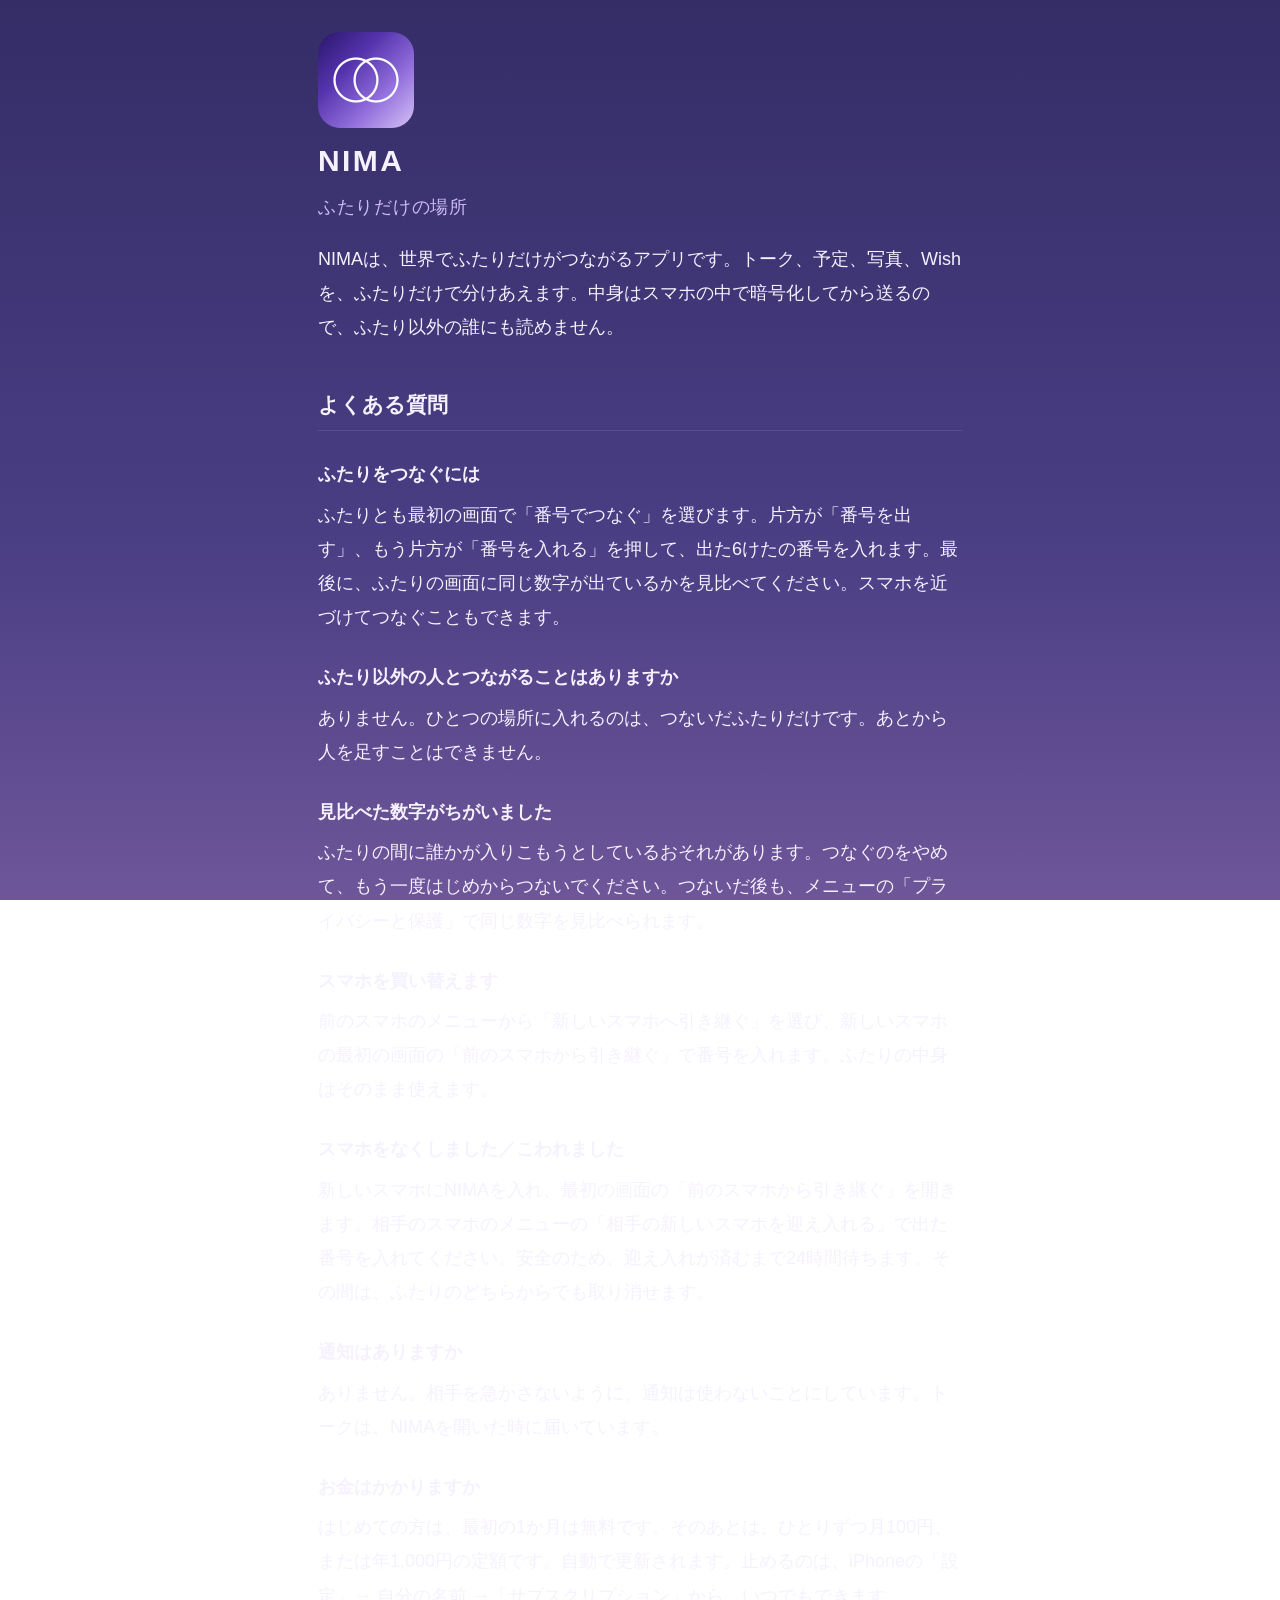
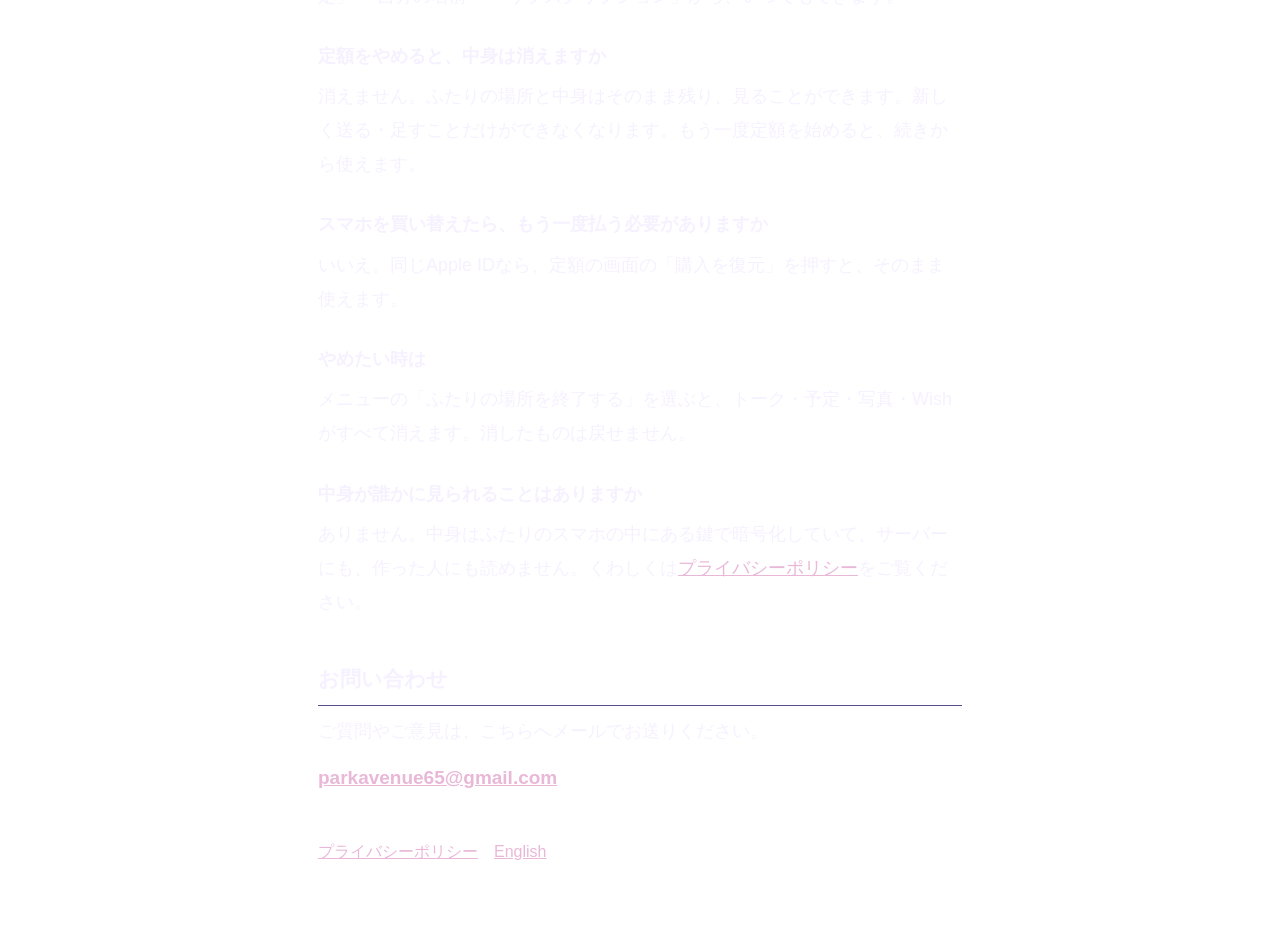
<file: index.html>
<!doctype html>
<html lang="ja">
<head>
<meta charset="utf-8">
<meta name="viewport" content="width=device-width, initial-scale=1">
<title>NIMA｜サポート</title>
<link rel="stylesheet" href="style.css">
</head>
<body>
<main>
<img class="icon" src="icon.png" alt="" width="96" height="96">
<h1>NIMA<br><small>ふたりだけの場所</small></h1>
<p>NIMAは、世界でふたりだけがつながるアプリです。トーク、予定、写真、Wishを、ふたりだけで分けあえます。中身はスマホの中で暗号化してから送るので、ふたり以外の誰にも読めません。</p>

<h2>よくある質問</h2>

<h3>ふたりをつなぐには</h3>
<p>ふたりとも最初の画面で「番号でつなぐ」を選びます。片方が「番号を出す」、もう片方が「番号を入れる」を押して、出た6けたの番号を入れます。最後に、ふたりの画面に同じ数字が出ているかを見比べてください。スマホを近づけてつなぐこともできます。</p>

<h3>ふたり以外の人とつながることはありますか</h3>
<p>ありません。ひとつの場所に入れるのは、つないだふたりだけです。あとから人を足すことはできません。</p>

<h3>見比べた数字がちがいました</h3>
<p>ふたりの間に誰かが入りこもうとしているおそれがあります。つなぐのをやめて、もう一度はじめからつないでください。つないだ後も、メニューの「プライバシーと保護」で同じ数字を見比べられます。</p>

<h3>スマホを買い替えます</h3>
<p>前のスマホのメニューから「新しいスマホへ引き継ぐ」を選び、新しいスマホの最初の画面の「前のスマホから引き継ぐ」で番号を入れます。ふたりの中身はそのまま使えます。</p>

<h3>スマホをなくしました／こわれました</h3>
<p>新しいスマホにNIMAを入れ、最初の画面の「前のスマホから引き継ぐ」を開きます。相手のスマホのメニューの「相手の新しいスマホを迎え入れる」で出た番号を入れてください。安全のため、迎え入れが済むまで24時間待ちます。その間は、ふたりのどちらからでも取り消せます。</p>

<h3>通知はありますか</h3>
<p>ありません。相手を急かさないように、通知は使わないことにしています。トークは、NIMAを開いた時に届いています。</p>

<h3>お金はかかりますか</h3>
<p>はじめての方は、最初の1か月は無料です。そのあとは、ひとりずつ月100円、または年1,000円の定額です。自動で更新されます。止めるのは、iPhoneの「設定」→ 自分の名前 →「サブスクリプション」から、いつでもできます。</p>

<h3>定額をやめると、中身は消えますか</h3>
<p>消えません。ふたりの場所と中身はそのまま残り、見ることができます。新しく送る・足すことだけができなくなります。もう一度定額を始めると、続きから使えます。</p>

<h3>スマホを買い替えたら、もう一度払う必要がありますか</h3>
<p>いいえ。同じApple IDなら、定額の画面の「購入を復元」を押すと、そのまま使えます。</p>

<h3>やめたい時は</h3>
<p>メニューの「ふたりの場所を終了する」を選ぶと、トーク・予定・写真・Wishがすべて消えます。消したものは戻せません。</p>

<h3>中身が誰かに見られることはありますか</h3>
<p>ありません。中身はふたりのスマホの中にある鍵で暗号化していて、サーバーにも、作った人にも読めません。くわしくは<a href="privacy.html">プライバシーポリシー</a>をご覧ください。</p>

<h2 id="contact">お問い合わせ</h2>
<p>ご質問やご意見は、こちらへメールでお送りください。</p>
<p class="mail"><a href="mailto:parkavenue65@gmail.com">parkavenue65@gmail.com</a></p>

<p class="links"><a href="privacy.html">プライバシーポリシー</a>　<a href="en/index.html">English</a></p>
</main>
</body>
</html>
</file>
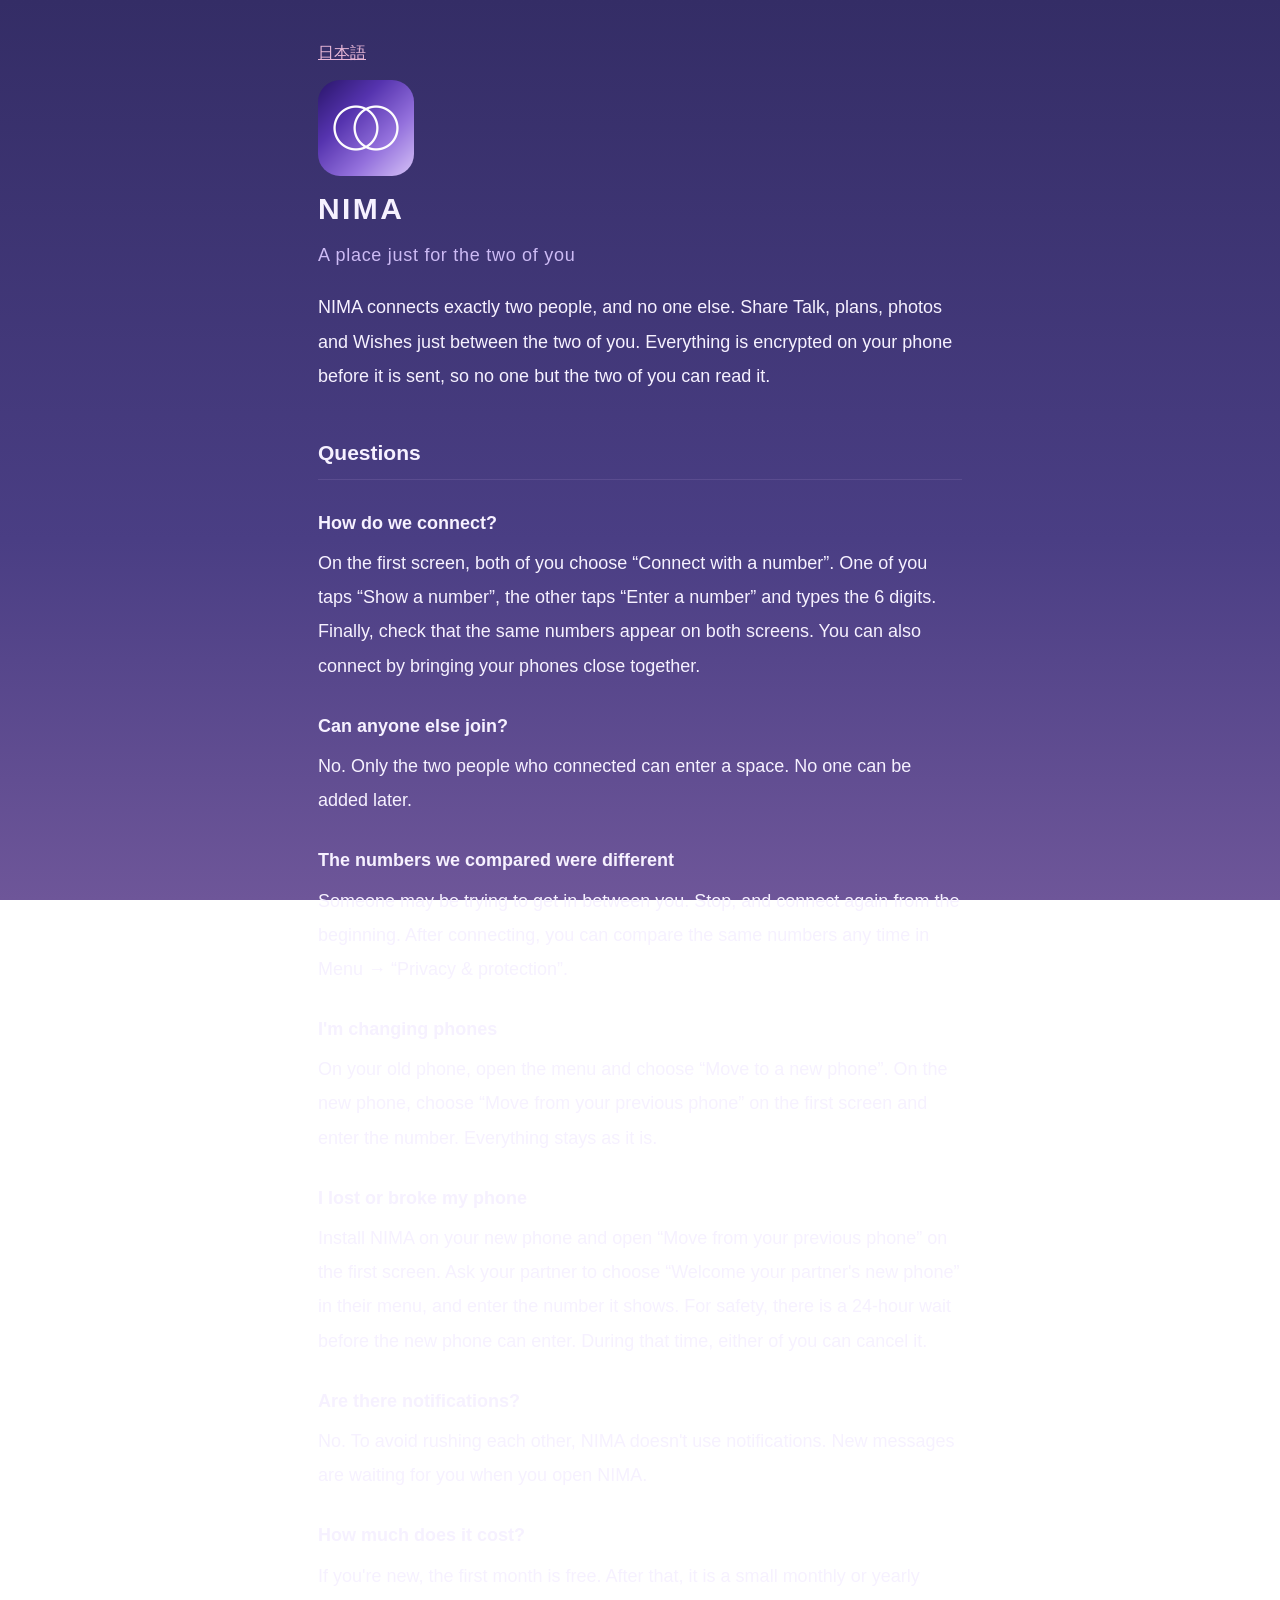
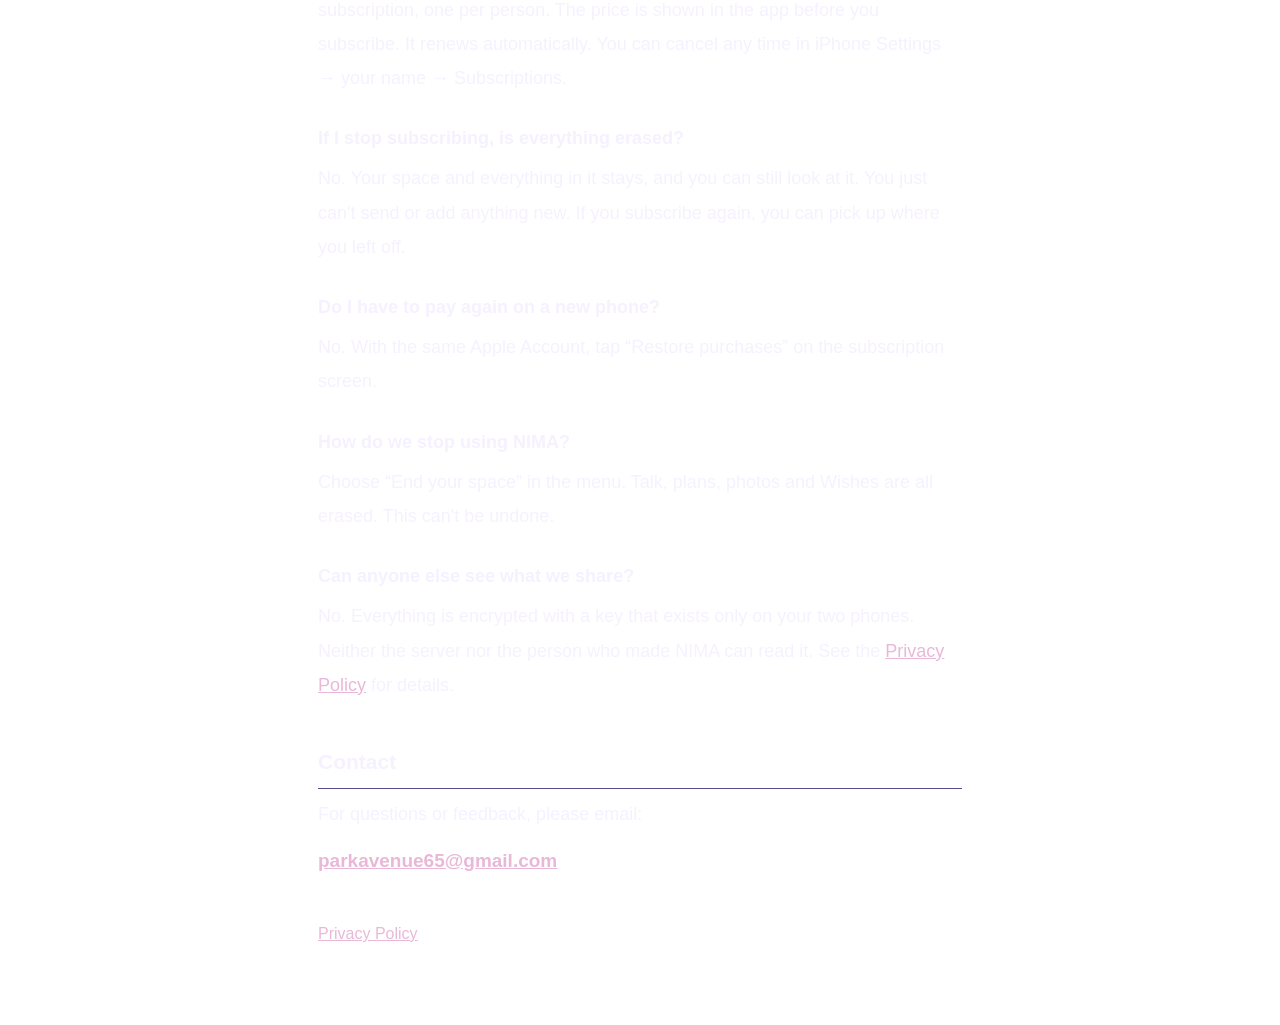
<file: en/index.html>
<!doctype html>
<html lang="en">
<head>
<meta charset="utf-8">
<meta name="viewport" content="width=device-width, initial-scale=1">
<title>NIMA | Support</title>
<link rel="stylesheet" href="../style.css">
</head>
<body>
<main>
<p class="back"><a href="../index.html">日本語</a></p>
<img class="icon" src="../icon.png" alt="" width="96" height="96">
<h1>NIMA<br><small>A place just for the two of you</small></h1>
<p>NIMA connects exactly two people, and no one else. Share Talk, plans, photos and Wishes just between the two of you. Everything is encrypted on your phone before it is sent, so no one but the two of you can read it.</p>

<h2>Questions</h2>

<h3>How do we connect?</h3>
<p>On the first screen, both of you choose “Connect with a number”. One of you taps “Show a number”, the other taps “Enter a number” and types the 6 digits. Finally, check that the same numbers appear on both screens. You can also connect by bringing your phones close together.</p>

<h3>Can anyone else join?</h3>
<p>No. Only the two people who connected can enter a space. No one can be added later.</p>

<h3>The numbers we compared were different</h3>
<p>Someone may be trying to get in between you. Stop, and connect again from the beginning. After connecting, you can compare the same numbers any time in Menu → “Privacy &amp; protection”.</p>

<h3>I'm changing phones</h3>
<p>On your old phone, open the menu and choose “Move to a new phone”. On the new phone, choose “Move from your previous phone” on the first screen and enter the number. Everything stays as it is.</p>

<h3>I lost or broke my phone</h3>
<p>Install NIMA on your new phone and open “Move from your previous phone” on the first screen. Ask your partner to choose “Welcome your partner's new phone” in their menu, and enter the number it shows. For safety, there is a 24-hour wait before the new phone can enter. During that time, either of you can cancel it.</p>

<h3>Are there notifications?</h3>
<p>No. To avoid rushing each other, NIMA doesn't use notifications. New messages are waiting for you when you open NIMA.</p>

<h3>How much does it cost?</h3>
<p>If you're new, the first month is free. After that, it is a small monthly or yearly subscription, one per person. The price is shown in the app before you subscribe. It renews automatically. You can cancel any time in iPhone Settings → your name → Subscriptions.</p>

<h3>If I stop subscribing, is everything erased?</h3>
<p>No. Your space and everything in it stays, and you can still look at it. You just can't send or add anything new. If you subscribe again, you can pick up where you left off.</p>

<h3>Do I have to pay again on a new phone?</h3>
<p>No. With the same Apple Account, tap “Restore purchases” on the subscription screen.</p>

<h3>How do we stop using NIMA?</h3>
<p>Choose “End your space” in the menu. Talk, plans, photos and Wishes are all erased. This can't be undone.</p>

<h3>Can anyone else see what we share?</h3>
<p>No. Everything is encrypted with a key that exists only on your two phones. Neither the server nor the person who made NIMA can read it. See the <a href="privacy.html">Privacy Policy</a> for details.</p>

<h2 id="contact">Contact</h2>
<p>For questions or feedback, please email:</p>
<p class="mail"><a href="mailto:parkavenue65@gmail.com">parkavenue65@gmail.com</a></p>

<p class="links"><a href="privacy.html">Privacy Policy</a></p>
</main>
</body>
</html>
</file>
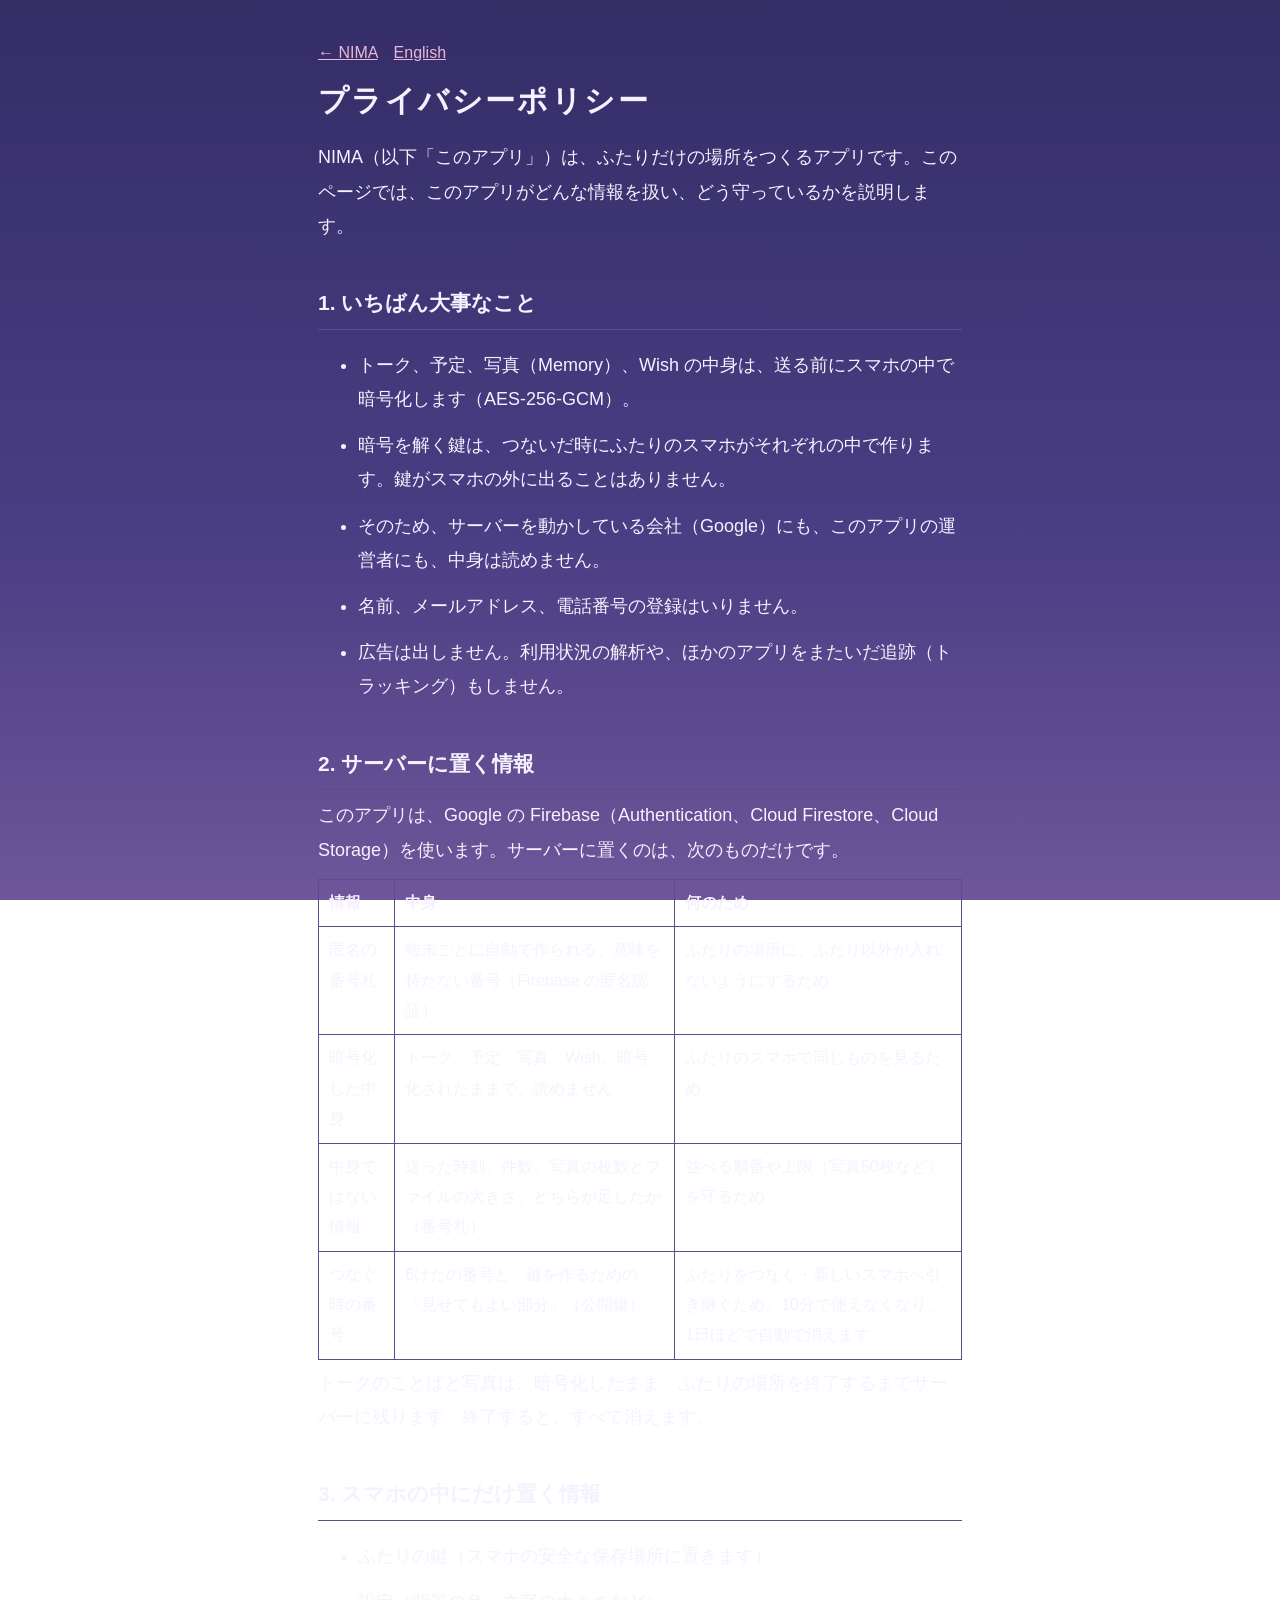
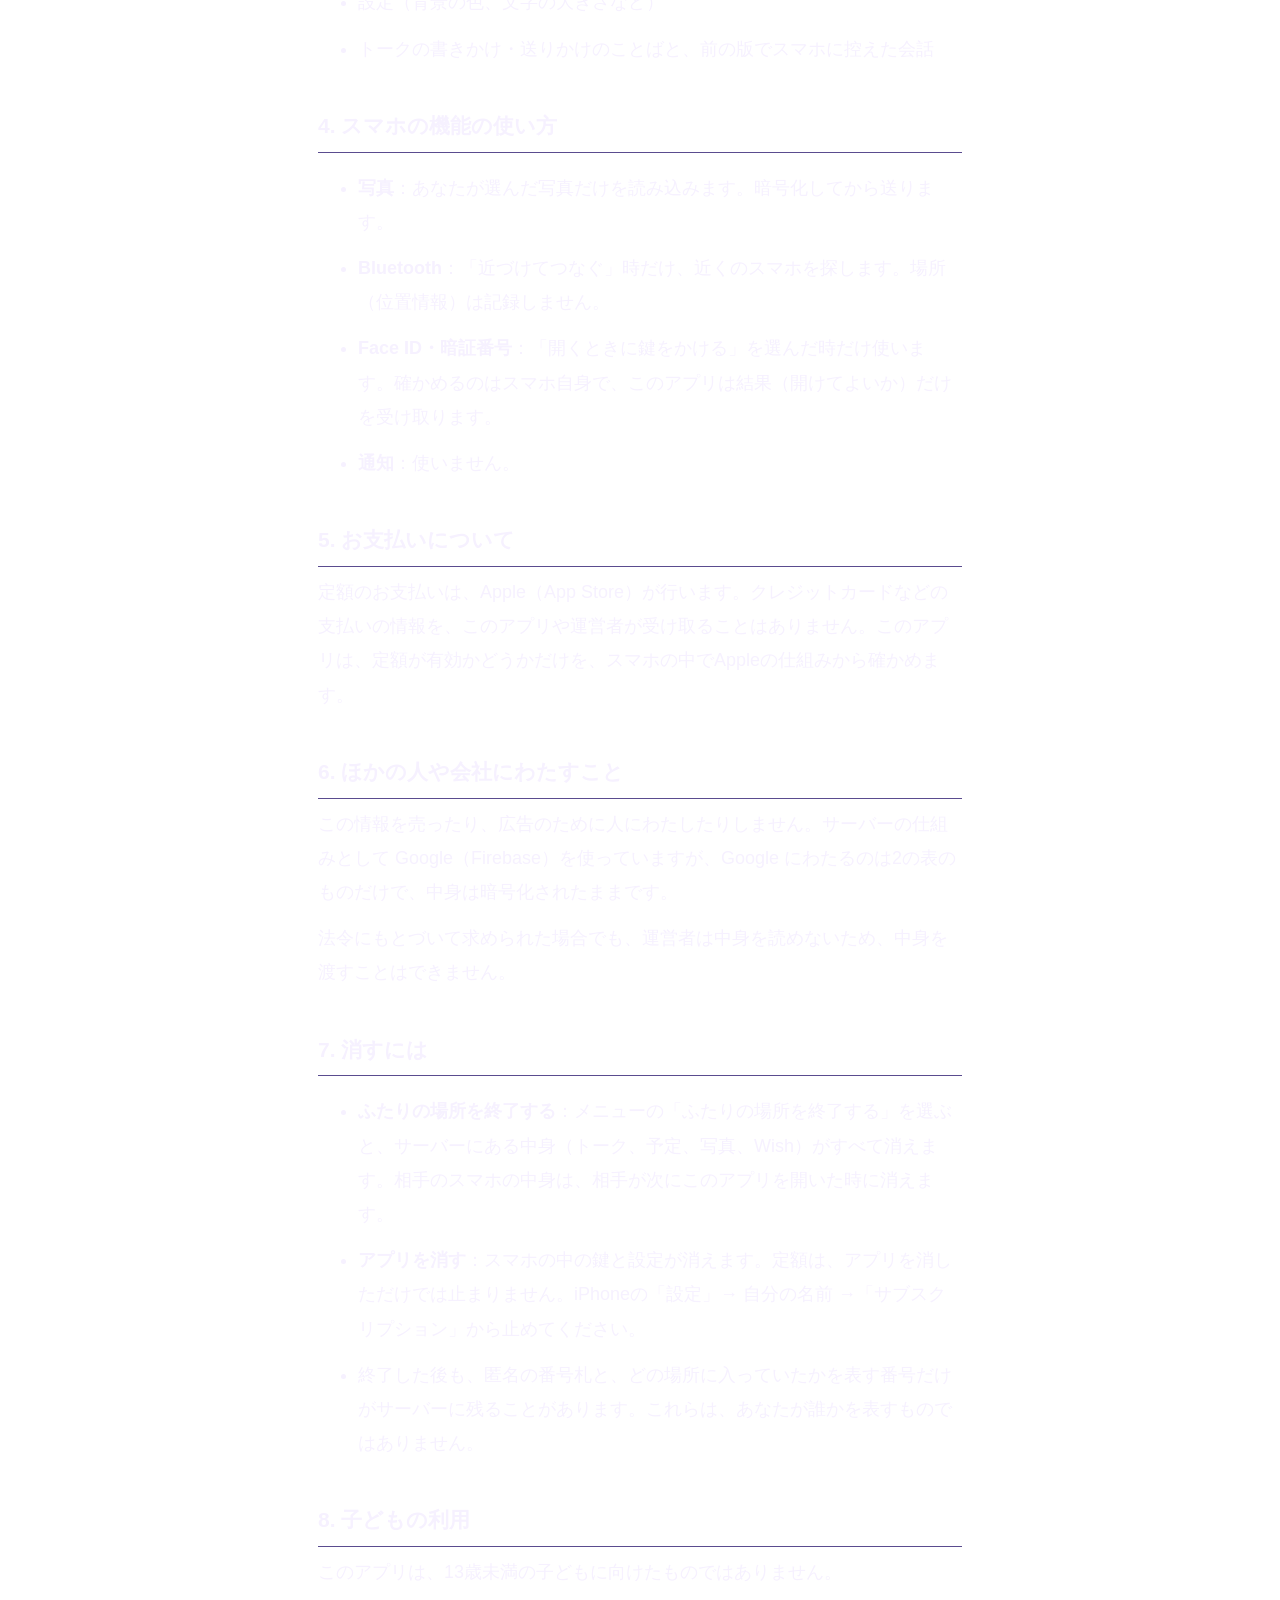
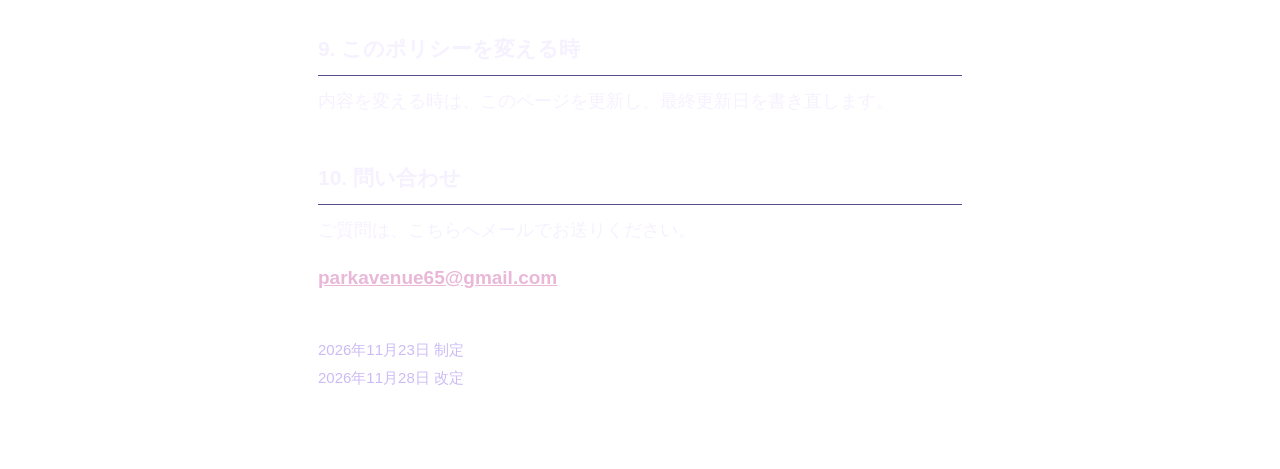
<file: privacy.html>
<!doctype html>
<html lang="ja">
<head>
<meta charset="utf-8">
<meta name="viewport" content="width=device-width, initial-scale=1">
<title>プライバシーポリシー｜NIMA</title>
<link rel="stylesheet" href="style.css">
</head>
<body>
<main>
<p class="back"><a href="index.html">← NIMA</a>　<a href="en/privacy.html">English</a></p>
<h1>プライバシーポリシー</h1>
<p>NIMA（以下「このアプリ」）は、ふたりだけの場所をつくるアプリです。このページでは、このアプリがどんな情報を扱い、どう守っているかを説明します。</p>
<h2>1. いちばん大事なこと</h2>
<ul>
<li>トーク、予定、写真（Memory）、Wish の中身は、送る前にスマホの中で暗号化します（AES-256-GCM）。</li>
<li>暗号を解く鍵は、つないだ時にふたりのスマホがそれぞれの中で作ります。鍵がスマホの外に出ることはありません。</li>
<li>そのため、サーバーを動かしている会社（Google）にも、このアプリの運営者にも、中身は読めません。</li>
<li>名前、メールアドレス、電話番号の登録はいりません。</li>
<li>広告は出しません。利用状況の解析や、ほかのアプリをまたいだ追跡（トラッキング）もしません。</li>
</ul>
<h2>2. サーバーに置く情報</h2>
<p>このアプリは、Google の Firebase（Authentication、Cloud Firestore、Cloud Storage）を使います。サーバーに置くのは、次のものだけです。</p>
<table><tr><th>情報</th><th>中身</th><th>何のため</th></tr><tr><td>匿名の番号札</td><td>端末ごとに自動で作られる、意味を持たない番号（Firebase の匿名認証）</td><td>ふたりの場所に、ふたり以外が入れないようにするため</td></tr><tr><td>暗号化した中身</td><td>トーク、予定、写真、Wish。暗号化されたままで、読めません</td><td>ふたりのスマホで同じものを見るため</td></tr><tr><td>中身ではない情報</td><td>送った時刻、件数、写真の枚数とファイルの大きさ、どちらが足したか（番号札）</td><td>並べる順番や上限（写真50枚など）を守るため</td></tr><tr><td>つなぐ時の番号</td><td>6けたの番号と、鍵を作るための「見せてもよい部分」（公開鍵）</td><td>ふたりをつなぐ・新しいスマホへ引き継ぐため。10分で使えなくなり、1日ほどで自動で消えます</td></tr></table>
<p>トークのことばと写真は、暗号化したまま、ふたりの場所を終了するまでサーバーに残ります。終了すると、すべて消えます。</p>
<h2>3. スマホの中にだけ置く情報</h2>
<ul>
<li>ふたりの鍵（スマホの安全な保存場所に置きます）</li>
<li>設定（背景の色、文字の大きさなど）</li>
<li>トークの書きかけ・送りかけのことばと、前の版でスマホに控えた会話</li>
</ul>
<h2>4. スマホの機能の使い方</h2>
<ul>
<li><strong>写真</strong>：あなたが選んだ写真だけを読み込みます。暗号化してから送ります。</li>
<li><strong>Bluetooth</strong>：「近づけてつなぐ」時だけ、近くのスマホを探します。場所（位置情報）は記録しません。</li>
<li><strong>Face ID・暗証番号</strong>：「開くときに鍵をかける」を選んだ時だけ使います。確かめるのはスマホ自身で、このアプリは結果（開けてよいか）だけを受け取ります。</li>
<li><strong>通知</strong>：使いません。</li>
</ul>
<h2>5. お支払いについて</h2>
<p>定額のお支払いは、Apple（App Store）が行います。クレジットカードなどの支払いの情報を、このアプリや運営者が受け取ることはありません。このアプリは、定額が有効かどうかだけを、スマホの中でAppleの仕組みから確かめます。</p>
<h2>6. ほかの人や会社にわたすこと</h2>
<p>この情報を売ったり、広告のために人にわたしたりしません。サーバーの仕組みとして Google（Firebase）を使っていますが、Google にわたるのは2の表のものだけで、中身は暗号化されたままです。</p>
<p>法令にもとづいて求められた場合でも、運営者は中身を読めないため、中身を渡すことはできません。</p>
<h2>7. 消すには</h2>
<ul>
<li><strong>ふたりの場所を終了する</strong>：メニューの「ふたりの場所を終了する」を選ぶと、サーバーにある中身（トーク、予定、写真、Wish）がすべて消えます。相手のスマホの中身は、相手が次にこのアプリを開いた時に消えます。</li>
<li><strong>アプリを消す</strong>：スマホの中の鍵と設定が消えます。定額は、アプリを消しただけでは止まりません。iPhoneの「設定」→ 自分の名前 →「サブスクリプション」から止めてください。</li>
<li>終了した後も、匿名の番号札と、どの場所に入っていたかを表す番号だけがサーバーに残ることがあります。これらは、あなたが誰かを表すものではありません。</li>
</ul>
<h2>8. 子どもの利用</h2>
<p>このアプリは、13歳未満の子どもに向けたものではありません。</p>
<h2>9. このポリシーを変える時</h2>
<p>内容を変える時は、このページを更新し、最終更新日を書き直します。</p>
<h2>10. 問い合わせ</h2>
<p>ご質問は、こちらへメールでお送りください。</p>
<p class="mail"><a href="mailto:parkavenue65@gmail.com">parkavenue65@gmail.com</a></p>
<p class="date">2026年11月23日 制定<br>2026年11月28日 改定</p>
</main>
</body>
</html>
</file>
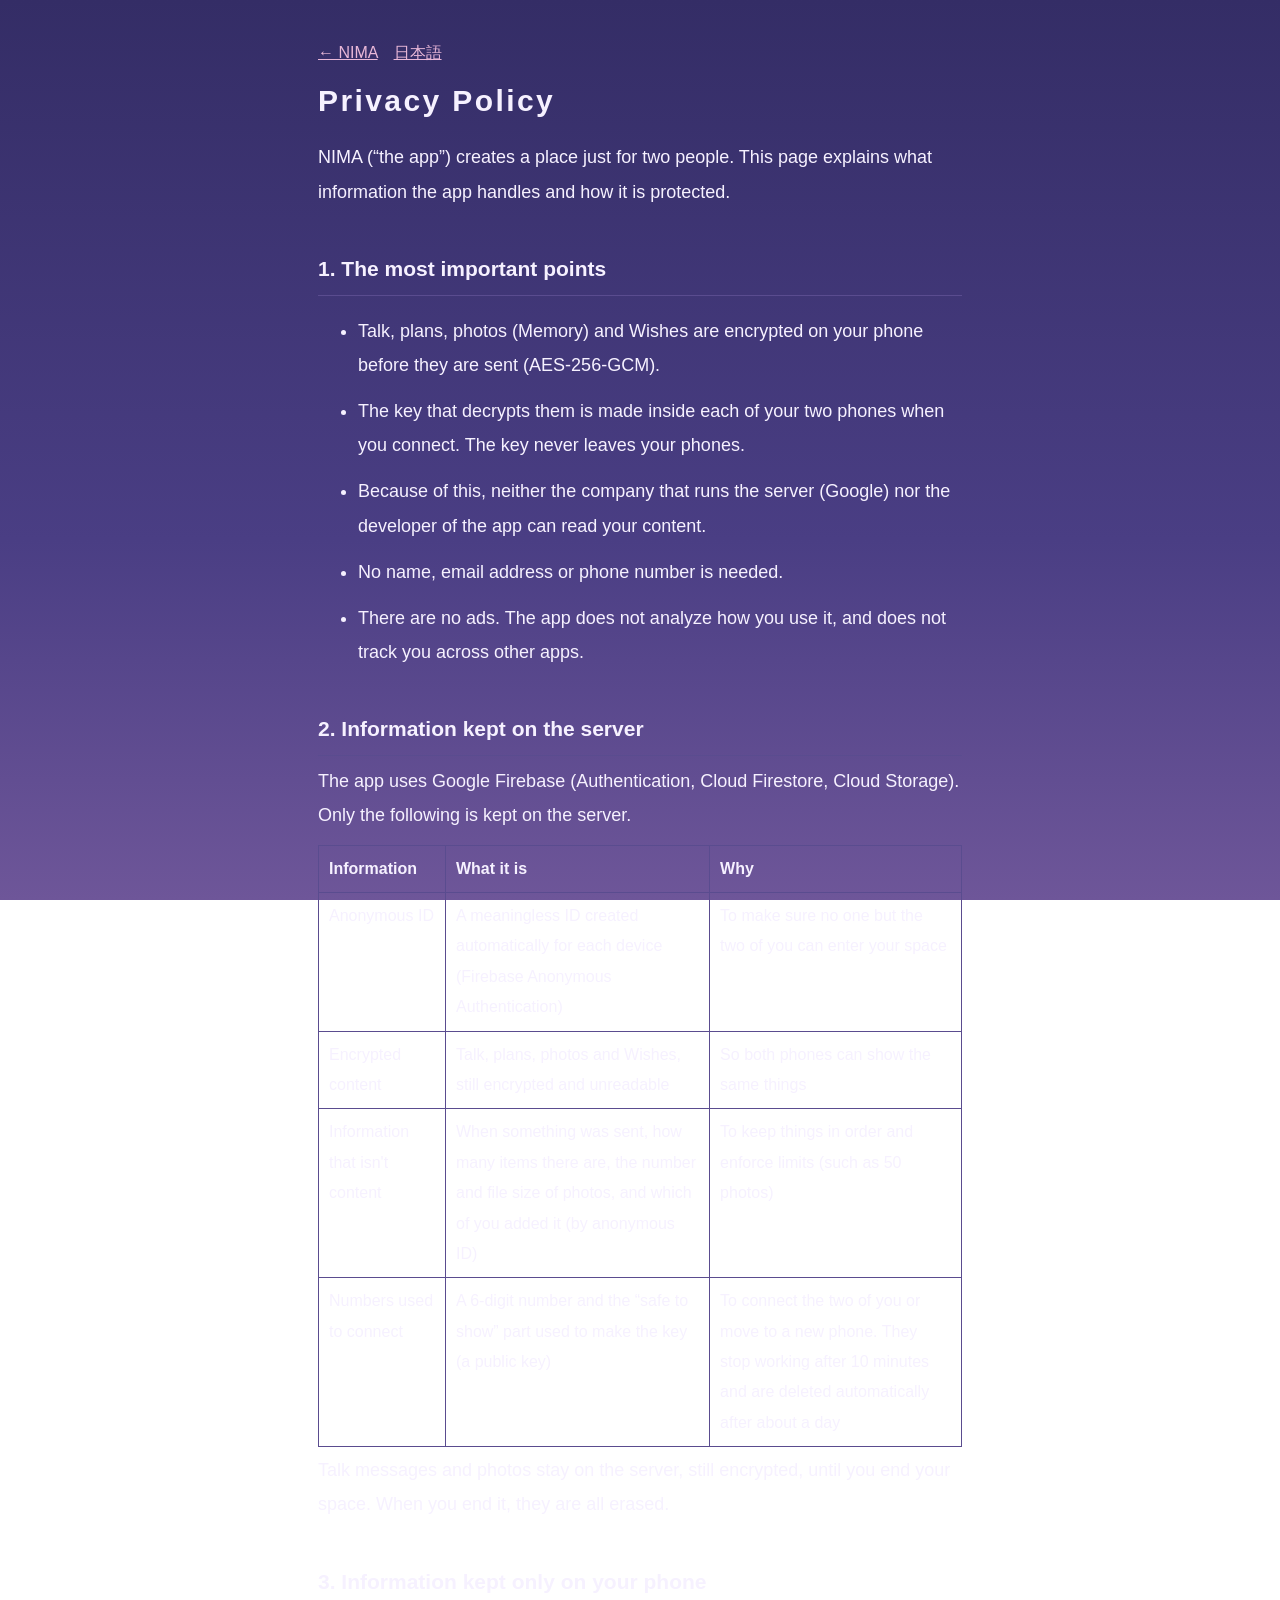
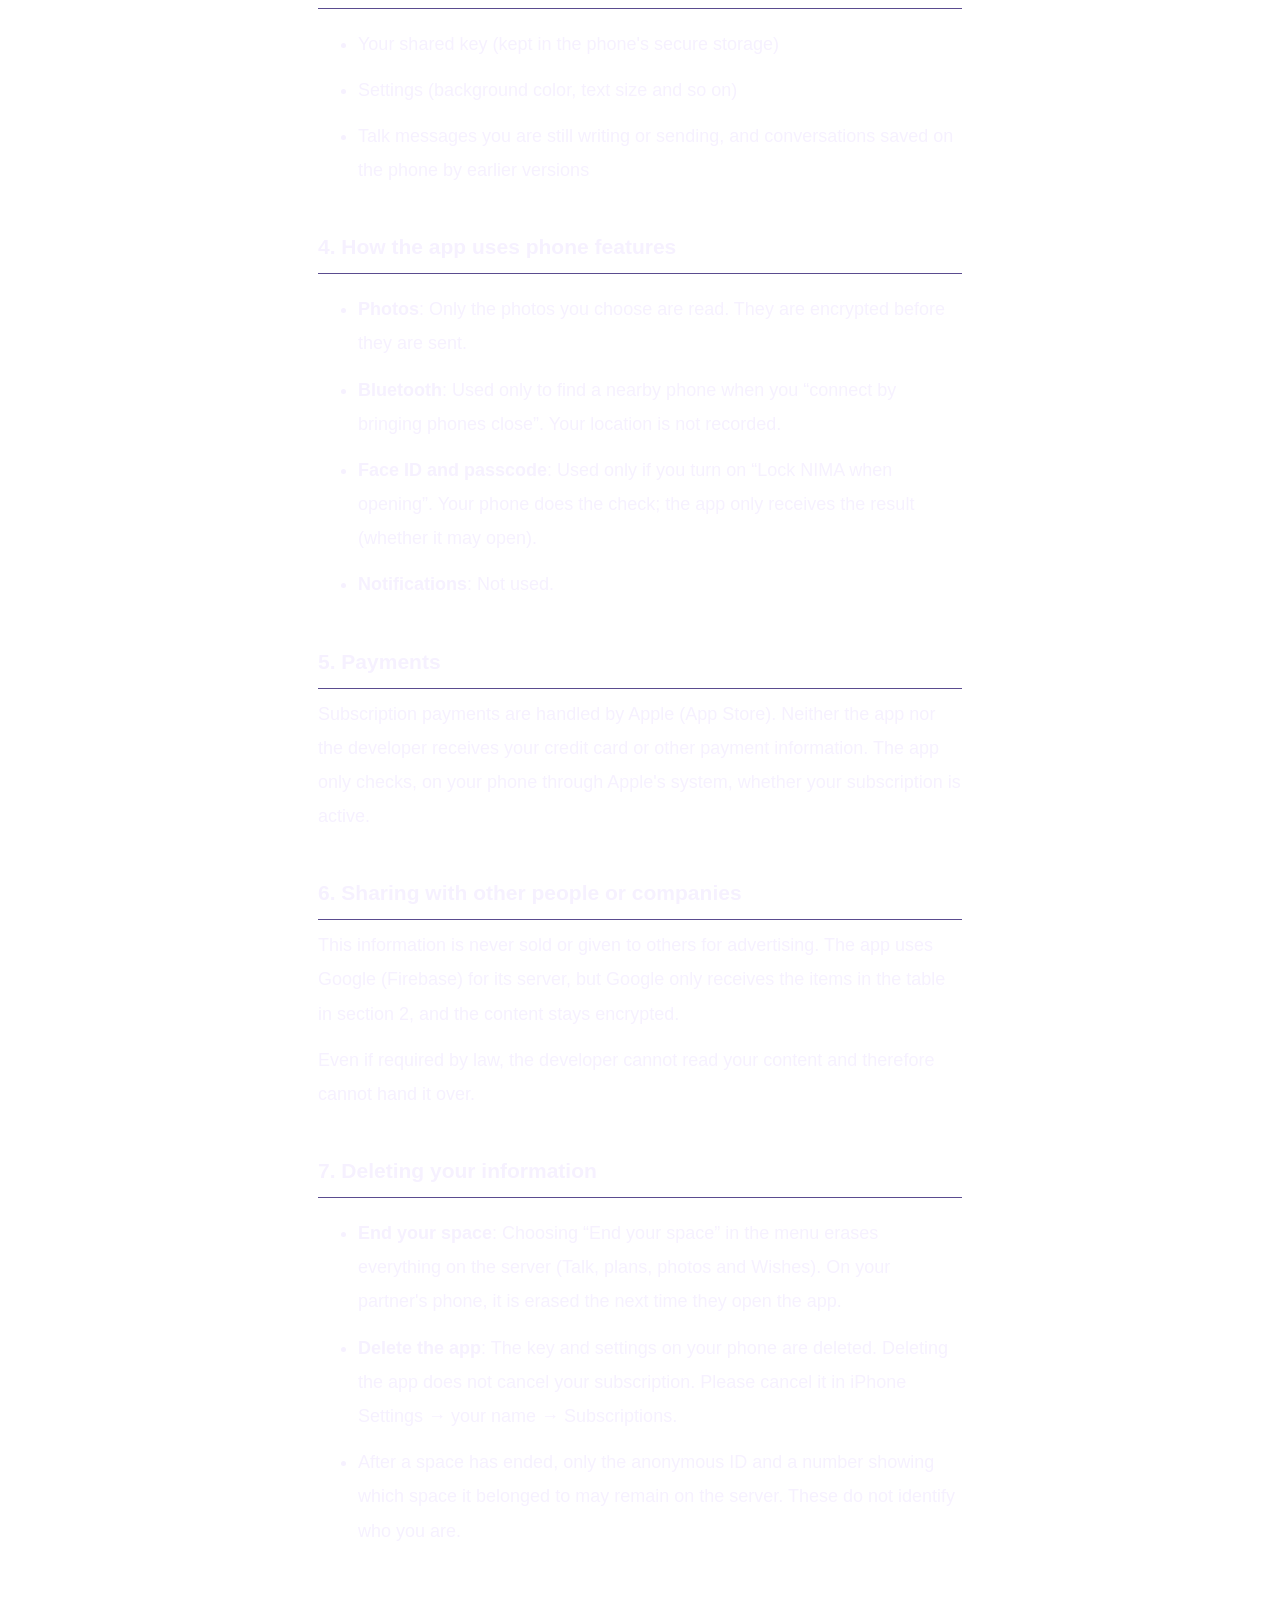
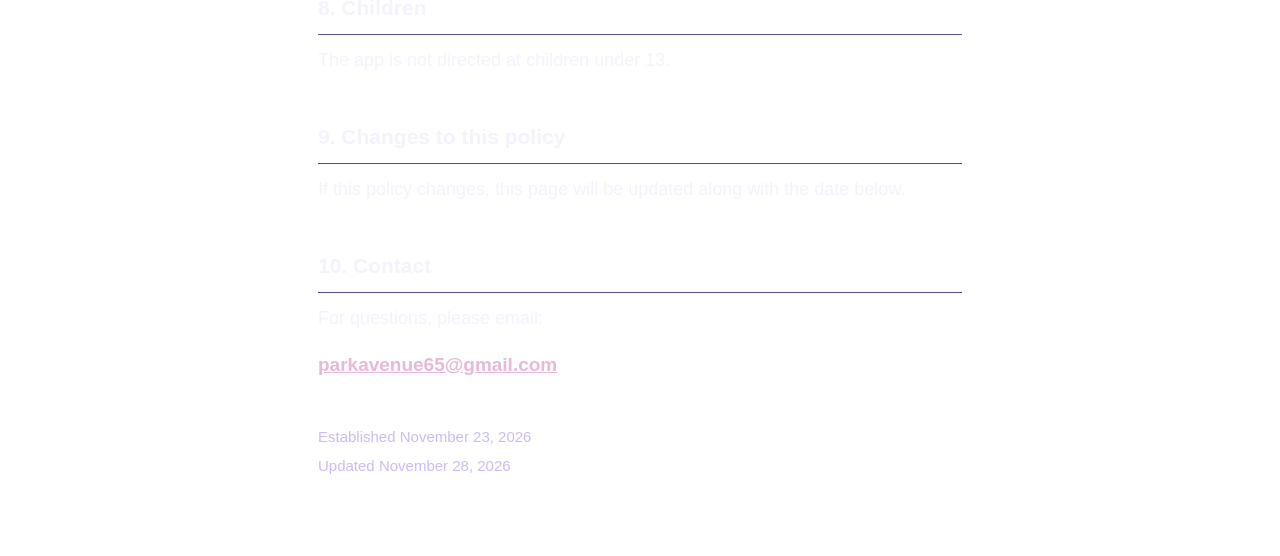
<file: en/privacy.html>
<!doctype html>
<html lang="en">
<head>
<meta charset="utf-8">
<meta name="viewport" content="width=device-width, initial-scale=1">
<title>Privacy Policy | NIMA</title>
<link rel="stylesheet" href="../style.css">
</head>
<body>
<main>
<p class="back"><a href="index.html">← NIMA</a>　<a href="../privacy.html">日本語</a></p>
<h1>Privacy Policy</h1>
<p>NIMA (“the app”) creates a place just for two people. This page explains what information the app handles and how it is protected.</p>
<h2>1. The most important points</h2>
<ul>
<li>Talk, plans, photos (Memory) and Wishes are encrypted on your phone before they are sent (AES-256-GCM).</li>
<li>The key that decrypts them is made inside each of your two phones when you connect. The key never leaves your phones.</li>
<li>Because of this, neither the company that runs the server (Google) nor the developer of the app can read your content.</li>
<li>No name, email address or phone number is needed.</li>
<li>There are no ads. The app does not analyze how you use it, and does not track you across other apps.</li>
</ul>
<h2>2. Information kept on the server</h2>
<p>The app uses Google Firebase (Authentication, Cloud Firestore, Cloud Storage). Only the following is kept on the server.</p>
<table><tr><th>Information</th><th>What it is</th><th>Why</th></tr><tr><td>Anonymous ID</td><td>A meaningless ID created automatically for each device (Firebase Anonymous Authentication)</td><td>To make sure no one but the two of you can enter your space</td></tr><tr><td>Encrypted content</td><td>Talk, plans, photos and Wishes, still encrypted and unreadable</td><td>So both phones can show the same things</td></tr><tr><td>Information that isn't content</td><td>When something was sent, how many items there are, the number and file size of photos, and which of you added it (by anonymous ID)</td><td>To keep things in order and enforce limits (such as 50 photos)</td></tr><tr><td>Numbers used to connect</td><td>A 6-digit number and the “safe to show” part used to make the key (a public key)</td><td>To connect the two of you or move to a new phone. They stop working after 10 minutes and are deleted automatically after about a day</td></tr></table>
<p>Talk messages and photos stay on the server, still encrypted, until you end your space. When you end it, they are all erased.</p>
<h2>3. Information kept only on your phone</h2>
<ul>
<li>Your shared key (kept in the phone's secure storage)</li>
<li>Settings (background color, text size and so on)</li>
<li>Talk messages you are still writing or sending, and conversations saved on the phone by earlier versions</li>
</ul>
<h2>4. How the app uses phone features</h2>
<ul>
<li><strong>Photos</strong>: Only the photos you choose are read. They are encrypted before they are sent.</li>
<li><strong>Bluetooth</strong>: Used only to find a nearby phone when you “connect by bringing phones close”. Your location is not recorded.</li>
<li><strong>Face ID and passcode</strong>: Used only if you turn on “Lock NIMA when opening”. Your phone does the check; the app only receives the result (whether it may open).</li>
<li><strong>Notifications</strong>: Not used.</li>
</ul>
<h2>5. Payments</h2>
<p>Subscription payments are handled by Apple (App Store). Neither the app nor the developer receives your credit card or other payment information. The app only checks, on your phone through Apple's system, whether your subscription is active.</p>
<h2>6. Sharing with other people or companies</h2>
<p>This information is never sold or given to others for advertising. The app uses Google (Firebase) for its server, but Google only receives the items in the table in section 2, and the content stays encrypted.</p>
<p>Even if required by law, the developer cannot read your content and therefore cannot hand it over.</p>
<h2>7. Deleting your information</h2>
<ul>
<li><strong>End your space</strong>: Choosing “End your space” in the menu erases everything on the server (Talk, plans, photos and Wishes). On your partner's phone, it is erased the next time they open the app.</li>
<li><strong>Delete the app</strong>: The key and settings on your phone are deleted. Deleting the app does not cancel your subscription. Please cancel it in iPhone Settings → your name → Subscriptions.</li>
<li>After a space has ended, only the anonymous ID and a number showing which space it belonged to may remain on the server. These do not identify who you are.</li>
</ul>
<h2>8. Children</h2>
<p>The app is not directed at children under 13.</p>
<h2>9. Changes to this policy</h2>
<p>If this policy changes, this page will be updated along with the date below.</p>
<h2>10. Contact</h2>
<p>For questions, please email:</p>
<p class="mail"><a href="mailto:parkavenue65@gmail.com">parkavenue65@gmail.com</a></p>
<p class="date">Established November 23, 2026<br>Updated November 28, 2026</p>
</main>
</body>
</html>
</file>
<file: style.css>
:root { --ink: #f6f1ff; --sub: #cdbbf5; --accent: #e9b8d8; --paper: #342d66; --line: #5a4c8f; }
* { box-sizing: border-box; }
body { margin: 0; background: linear-gradient(#342d66, #4a3e84 60%, #6e5699); background-attachment: fixed; color: var(--ink);
  font-family: -apple-system, "Hiragino Maru Gothic ProN", "Hiragino Sans", "Noto Sans JP", sans-serif;
  font-size: 18px; line-height: 1.9; }
main { max-width: 680px; margin: 0 auto; padding: 32px 18px 64px; }
h1 { font-size: 30px; line-height: 1.4; margin: 12px 0 18px; letter-spacing: 0.08em; }
h1 small { font-size: 18px; color: var(--sub); font-weight: 500; letter-spacing: 0.04em; }
h2 { font-size: 21px; margin: 40px 0 8px; padding-bottom: 6px; border-bottom: 1px solid var(--line); }
h3 { font-size: 18px; margin: 26px 0 4px; }
p, li { margin: 6px 0 12px; }
a { color: var(--accent); }
table { border-collapse: collapse; width: 100%; font-size: 16px; }
th, td { border: 1px solid var(--line); padding: 8px 10px; text-align: left; vertical-align: top; }
.icon { border-radius: 22px; display: block; }
.back { font-size: 16px; }
.mail { font-size: 19px; font-weight: 600; }
.date { margin-top: 40px; color: var(--sub); font-size: 15px; }
.links { margin-top: 40px; font-size: 16px; }
</file>
